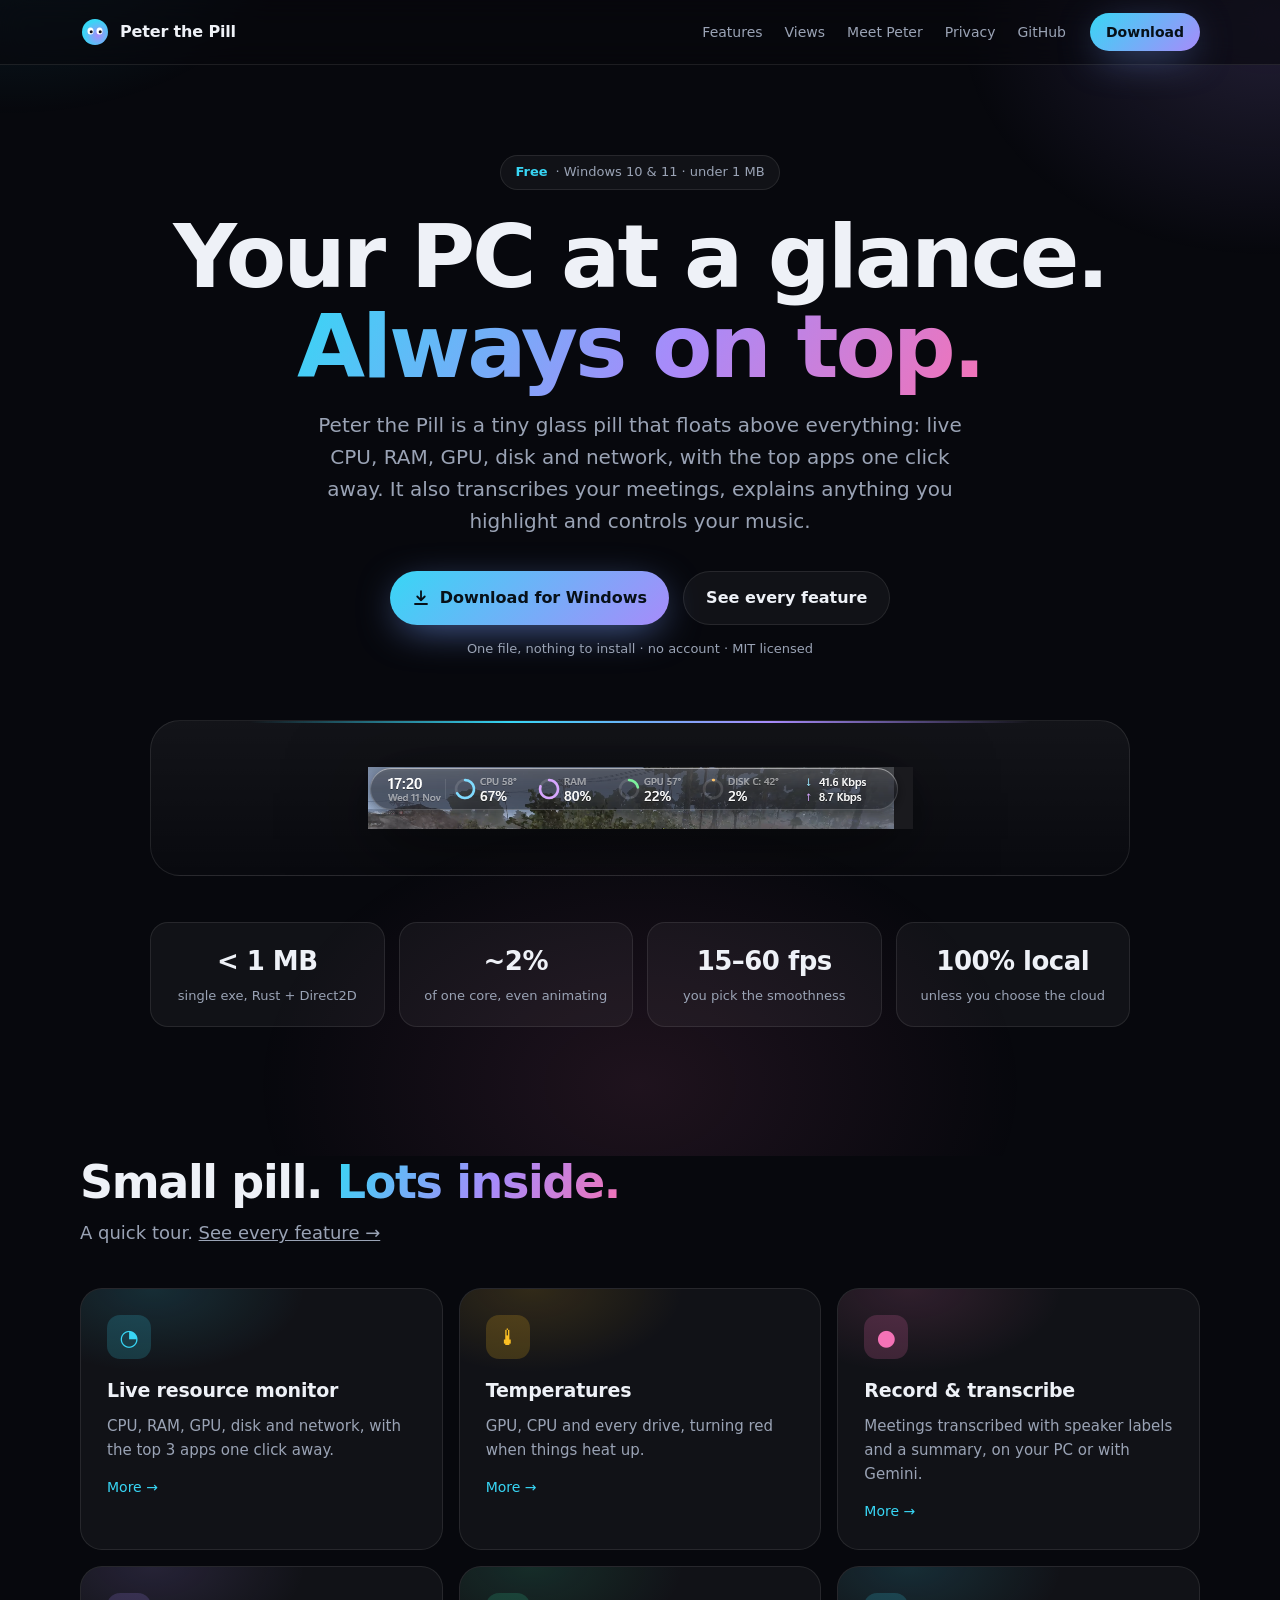
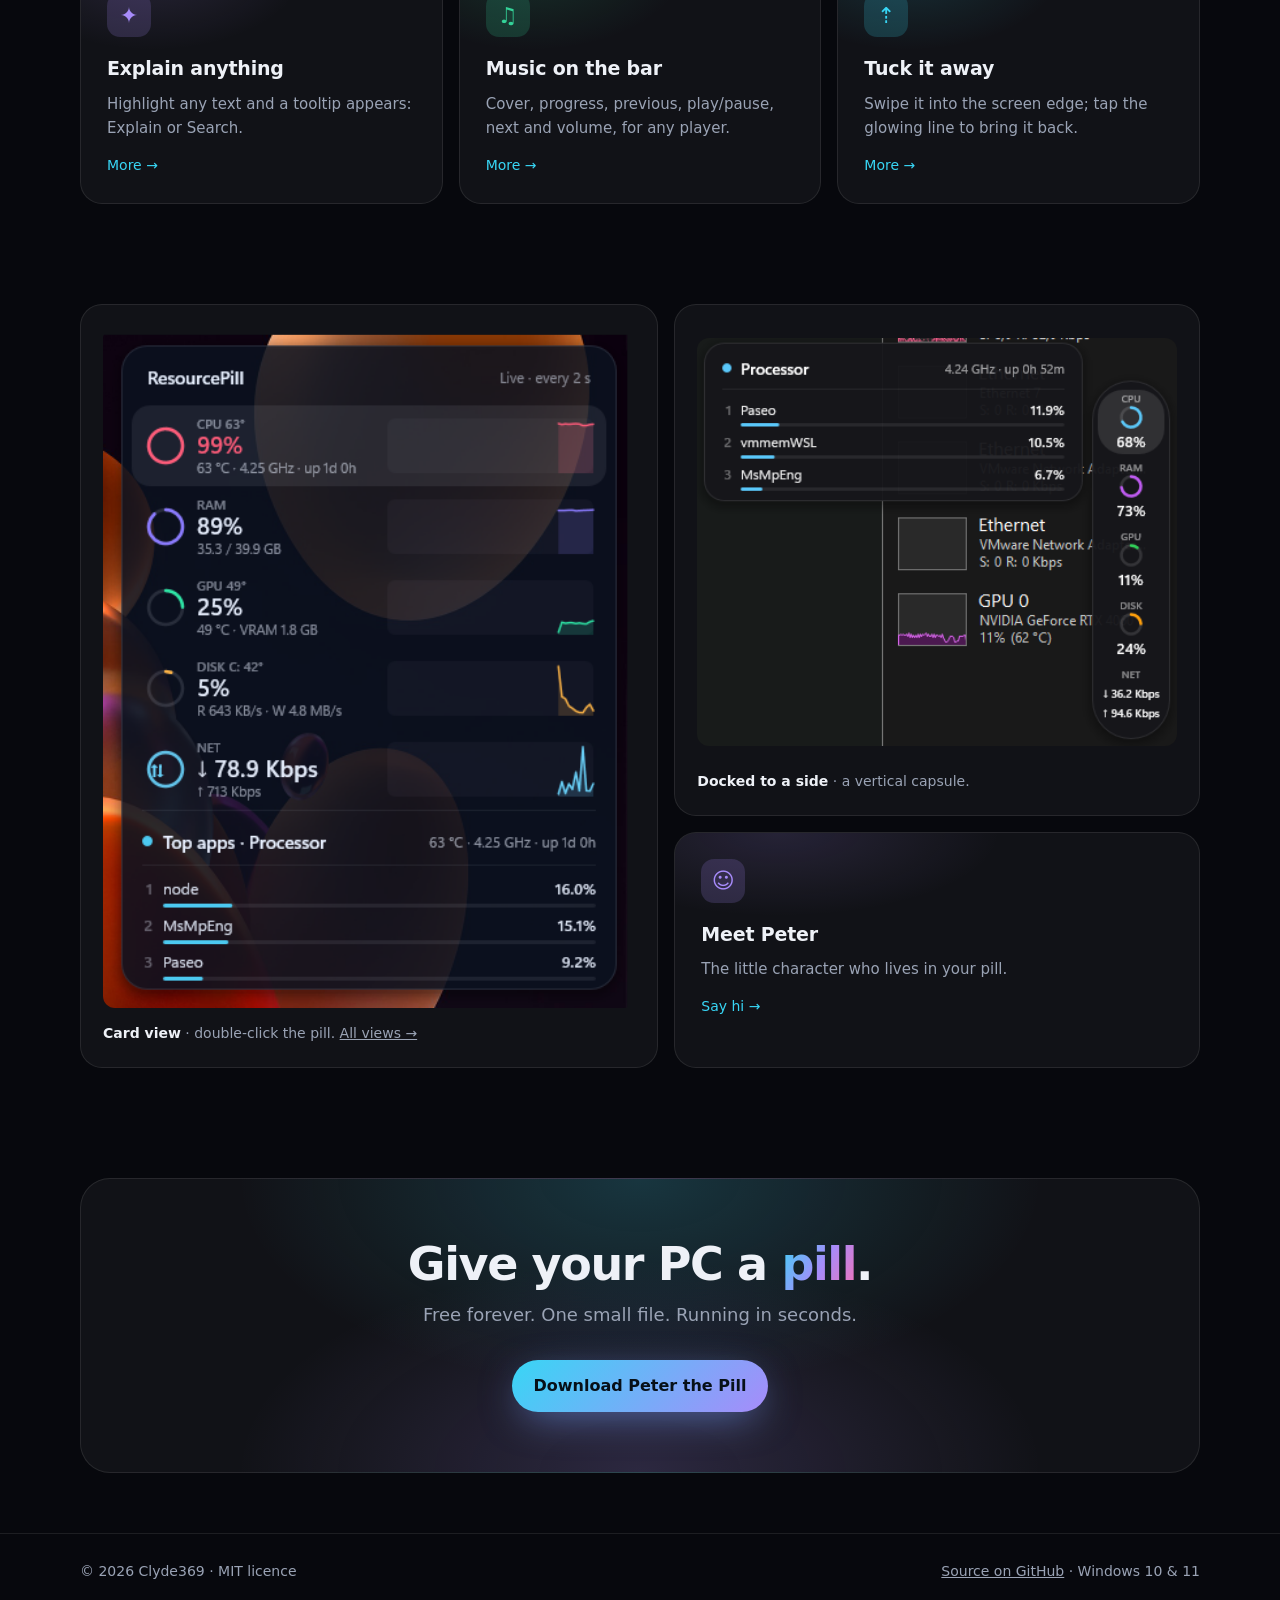
<file: docs/index.html>
<!doctype html>
<html lang="en">
<head>
<meta charset="utf-8">
<meta name="viewport" content="width=device-width, initial-scale=1">
<title>Peter the Pill · your PC at a glance, always on top</title>
<meta name="description" content="Peter the Pill is a tiny always-on-top pill for Windows: live CPU, RAM, GPU, disk and network with the top apps, temperatures, meeting transcription, explain-anything highlights, music controls and more. Free, private, under 1 MB.">
<link rel="stylesheet" href="style.css">
</head>
<body>

<nav>
  <div class="wrap">
    <a class="brand" href="index.html" aria-label="Peter the Pill home">
      <svg width="30" height="30" viewBox="0 0 30 30" aria-hidden="true"><defs><radialGradient id="g" cx="62%" cy="62%" r="70%"><stop offset="0" stop-color="#a78bfa"/><stop offset=".8" stop-color="#38d6f5"/></radialGradient></defs><circle cx="15" cy="15" r="13" fill="url(#g)"/><ellipse cx="10.5" cy="14" rx="3" ry="3.6" fill="#fff"/><ellipse cx="19.5" cy="14" rx="3" ry="3.6" fill="#fff"/><circle cx="11.2" cy="14.8" r="1.5" fill="#101018"/><circle cx="20.2" cy="14.8" r="1.5" fill="#101018"/></svg>
      Peter the Pill
    </a>
    <div class="links">
      <a href="features.html">Features</a>
      <a href="views.html">Views</a>
      <a href="peter.html">Meet Peter</a>
      <a href="privacy.html">Privacy</a>
      <a href="https://github.com/Clyde369/ResourcePill">GitHub</a>
    </div>
    <a class="btn primary small" href="https://github.com/Clyde369/ResourcePill/releases/latest">Download</a>
  </div>
</nav>

<header id="top">
  <div class="wrap">
    <span class="eyebrow"><b>Free</b> · Windows 10 &amp; 11 · under 1 MB</span>
    <h1>Your PC at a glance.<br><span class="grad">Always on top.</span></h1>
    <p class="lead">Peter the Pill is a tiny glass pill that floats above everything: live CPU, RAM, GPU, disk and network, with the top apps one click away. It also transcribes your meetings, explains anything you highlight and controls your music.</p>
    <div class="cta">
      <a class="btn primary" href="https://github.com/Clyde369/ResourcePill/releases/latest">
        <svg width="18" height="18" viewBox="0 0 24 24" fill="none" stroke="currentColor" stroke-width="2.4" stroke-linecap="round" stroke-linejoin="round" aria-hidden="true"><path d="M12 3v12m0 0 5-5m-5 5-5-5M4 20h16"/></svg>
        Download for Windows
      </a>
      <a class="btn ghost" href="features.html">See every feature</a>
    </div>
    <p class="fine">One file, nothing to install · no account · MIT licensed</p>

    <div class="stage reveal">
      <img src="glass-pill.png" width="545" height="62" alt="The pill on the Glass theme: clock, CPU, RAM, GPU, disk and network with rings and temperatures">
    </div>

    <div class="stats">
      <div class="stat reveal"><b>&lt; 1 MB</b><span>single exe, Rust + Direct2D</span></div>
      <div class="stat reveal"><b>~2%</b><span>of one core, even animating</span></div>
      <div class="stat reveal"><b>15–60 fps</b><span>you pick the smoothness</span></div>
      <div class="stat reveal"><b>100% local</b><span>unless you choose the cloud</span></div>
    </div>
  </div>
</header>

<section>
  <div class="wrap">
    <h2 class="reveal">Small pill. <span class="grad">Lots inside.</span></h2>
    <p class="sub reveal">A quick tour. <a href="features.html">See every feature →</a></p>
    <div class="grid">
      <a class="card reveal" href="features.html#monitor" style="--c:var(--cyan)">
        <div class="icon">◔</div>
        <h3>Live resource monitor</h3>
        <p>CPU, RAM, GPU, disk and network, with the top 3 apps one click away.</p>
        <span class="more">More →</span>
      </a>
      <a class="card reveal" href="features.html#temps" style="--c:var(--amber)">
        <div class="icon">🌡</div>
        <h3>Temperatures</h3>
        <p>GPU, CPU and every drive, turning red when things heat up.</p>
        <span class="more">More →</span>
      </a>
      <a class="card reveal" href="features.html#record" style="--c:var(--pink)">
        <div class="icon">●</div>
        <h3>Record &amp; transcribe</h3>
        <p>Meetings transcribed with speaker labels and a summary, on your PC or with Gemini.</p>
        <span class="more">More →</span>
      </a>
      <a class="card reveal" href="features.html#explain" style="--c:var(--violet)">
        <div class="icon">✦</div>
        <h3>Explain anything</h3>
        <p>Highlight any text and a tooltip appears: Explain or Search.</p>
        <span class="more">More →</span>
      </a>
      <a class="card reveal" href="features.html#music" style="--c:#34d399">
        <div class="icon">♫</div>
        <h3>Music on the bar</h3>
        <p>Cover, progress, previous, play/pause, next and volume, for any player.</p>
        <span class="more">More →</span>
      </a>
      <a class="card reveal" href="features.html#place" style="--c:var(--cyan)">
        <div class="icon">⇡</div>
        <h3>Tuck it away</h3>
        <p>Swipe it into the screen edge; tap the glowing line to bring it back.</p>
        <span class="more">More →</span>
      </a>
    </div>
  </div>
</section>

<section>
  <div class="wrap">
    <div class="gallery">
      <figure class="reveal"><img src="card.png" width="408" height="522" alt="Card view with graphs, temperatures and the top apps" loading="lazy"><figcaption><b>Card view</b> · double-click the pill. <a href="views.html">All views →</a></figcaption></figure>
      <div class="stack">
        <figure class="reveal"><img src="side-dock.png" width="418" height="355" alt="Vertical capsule docked to the side" loading="lazy"><figcaption><b>Docked to a side</b> · a vertical capsule.</figcaption></figure>
        <a class="card reveal" href="peter.html" style="--c:var(--violet)"><div class="icon">☺</div><h3>Meet Peter</h3><p>The little character who lives in your pill.</p><span class="more">Say hi →</span></a>
      </div>
    </div>
  </div>
</section>

<div class="wrap">
  <div class="final reveal">
    <h2>Give your PC a <span class="grad">pill</span>.</h2>
    <p class="sub" style="margin:0 auto 30px">Free forever. One small file. Running in seconds.</p>
    <a class="btn primary" href="https://github.com/Clyde369/ResourcePill/releases/latest">Download Peter the Pill</a>
  </div>
</div>

<footer>
  <div class="wrap">
    <span>© 2026 Clyde369 · MIT licence</span>
    <span><a href="https://github.com/Clyde369/ResourcePill">Source on GitHub</a> · Windows 10 &amp; 11</span>
  </div>
</footer>

</body>
</html>
</file>
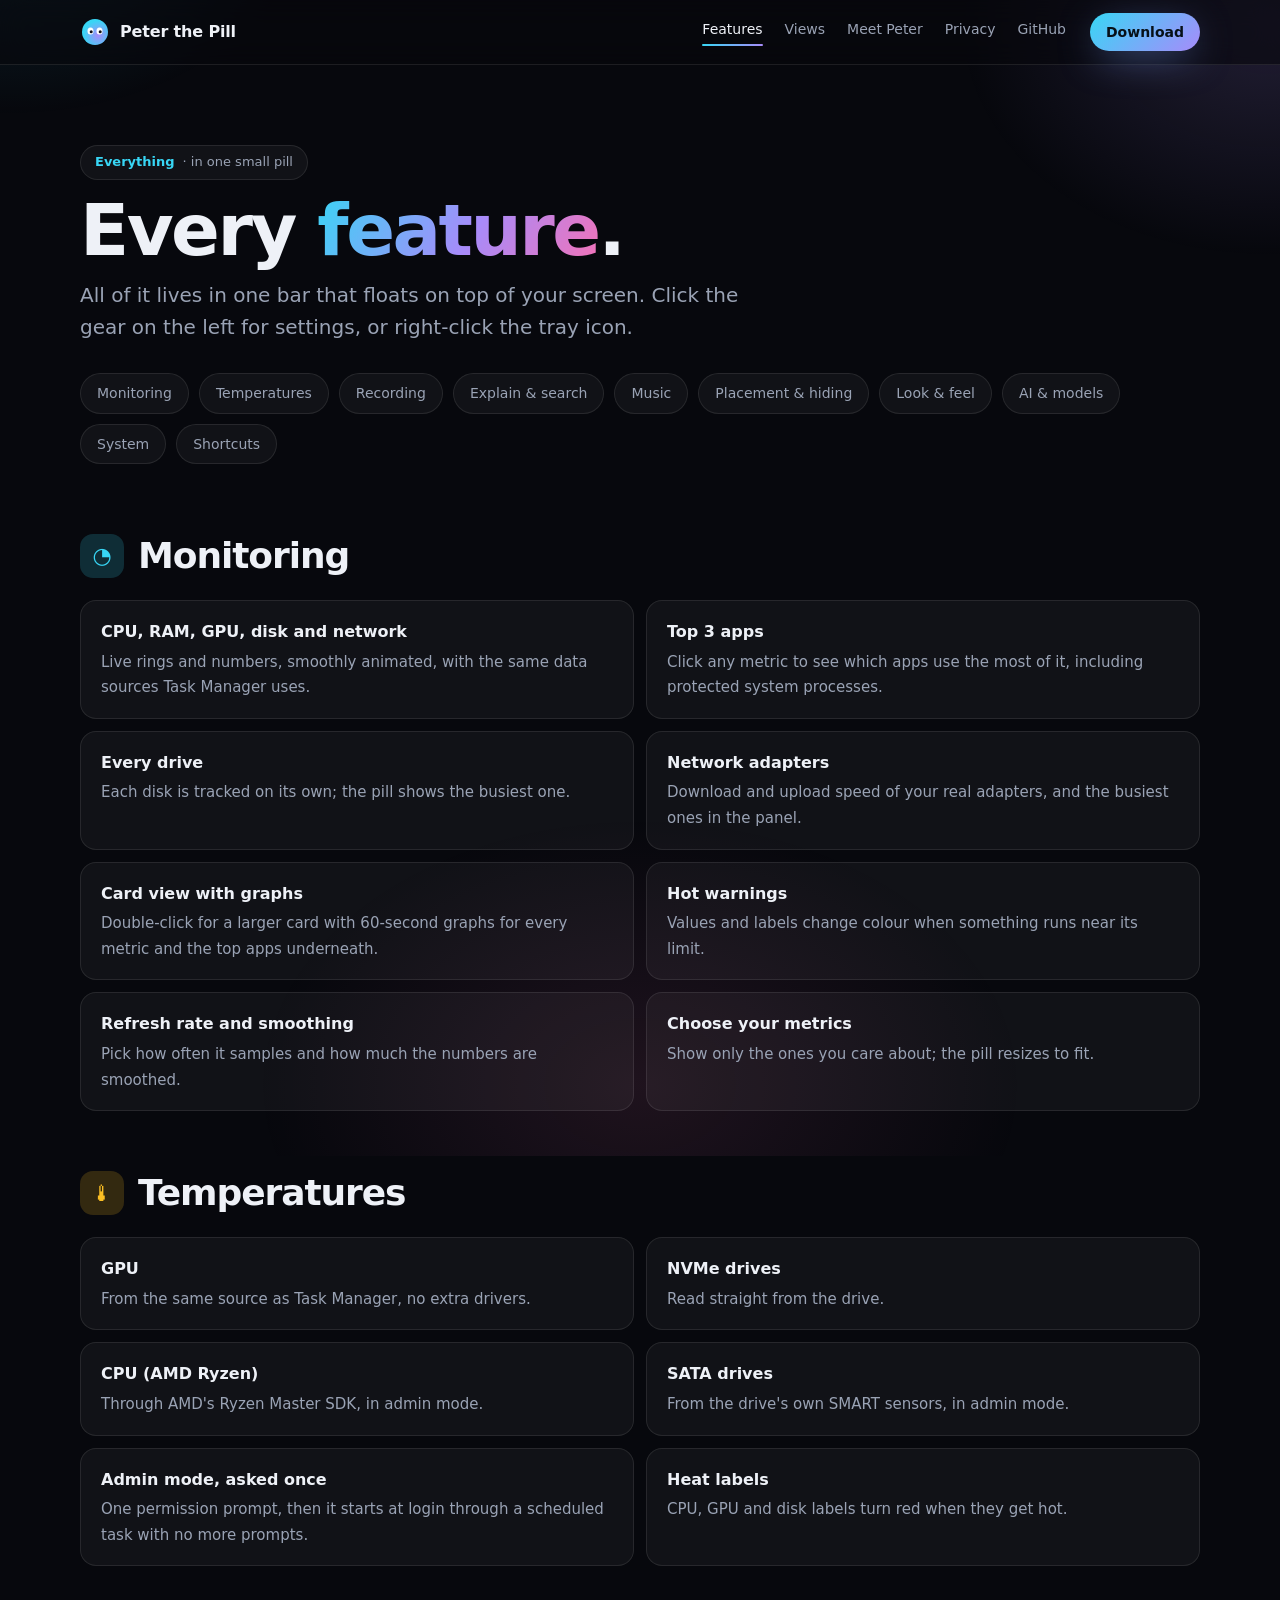
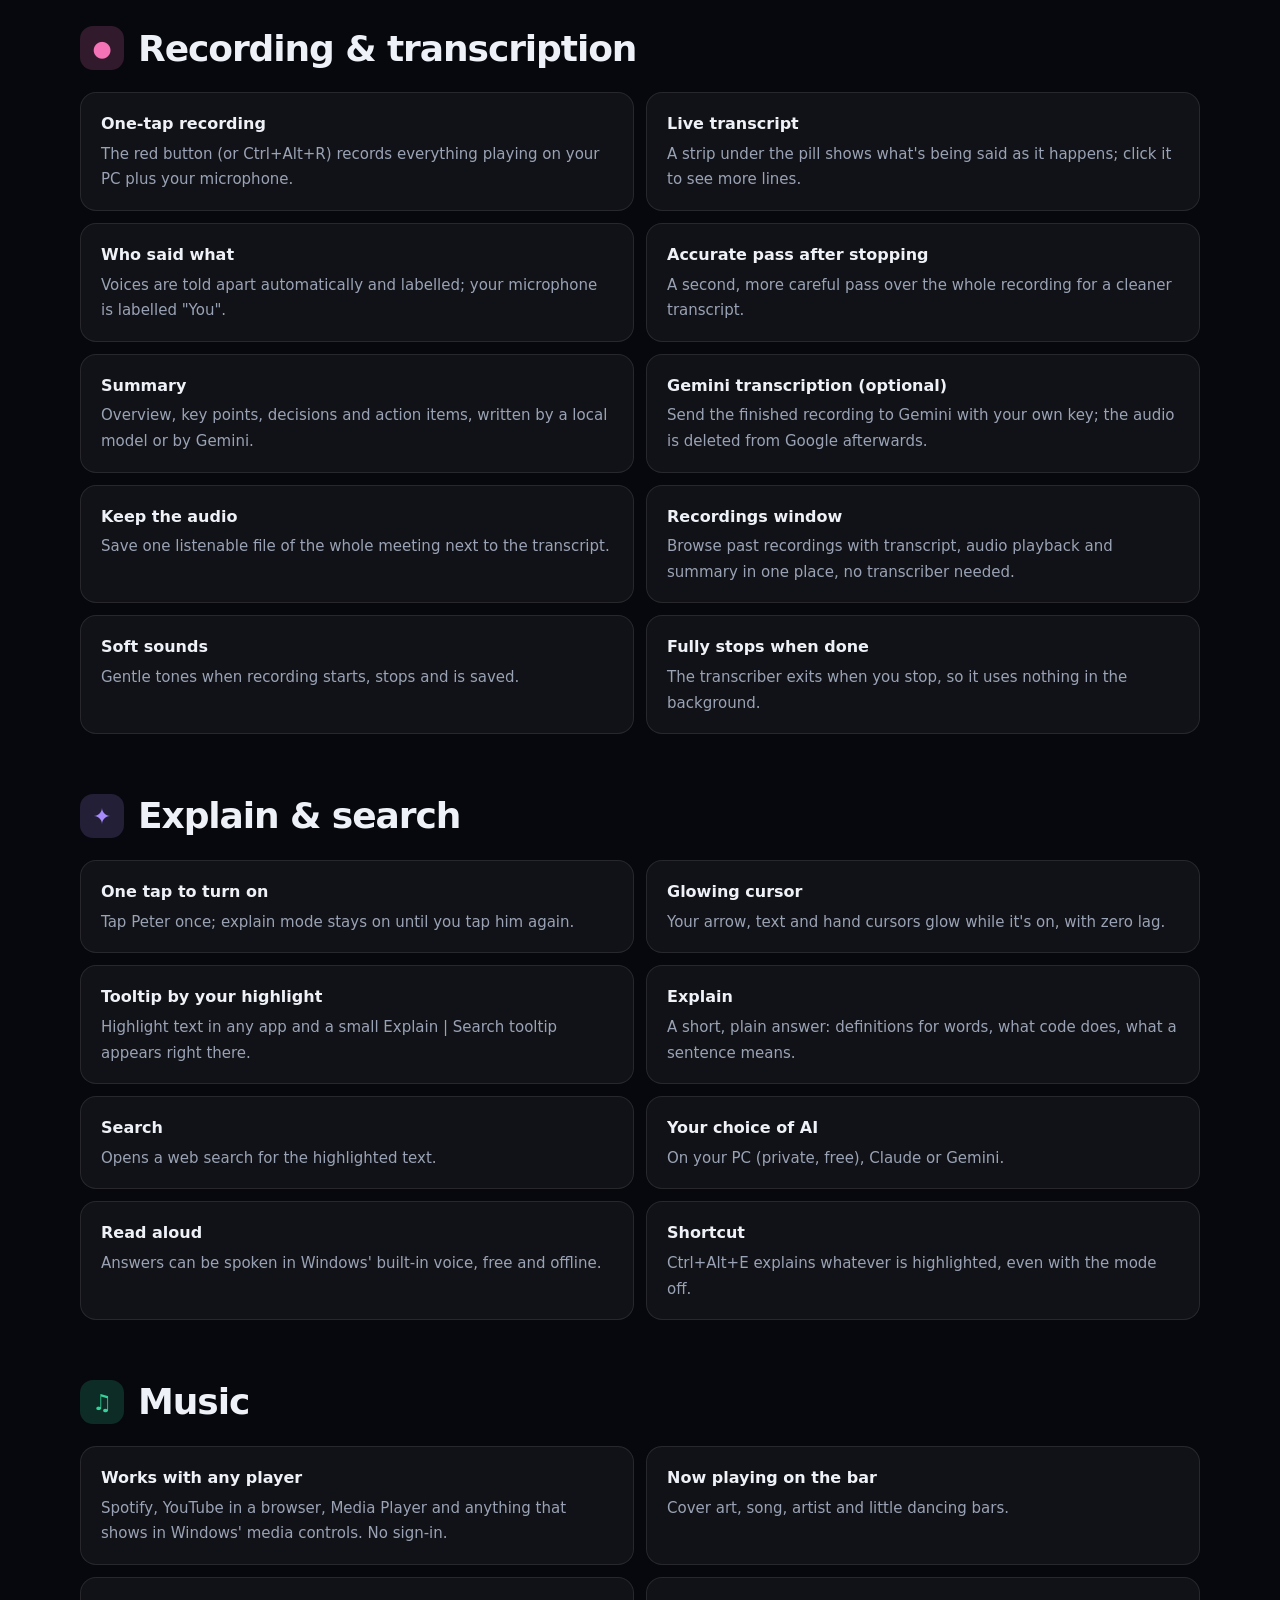
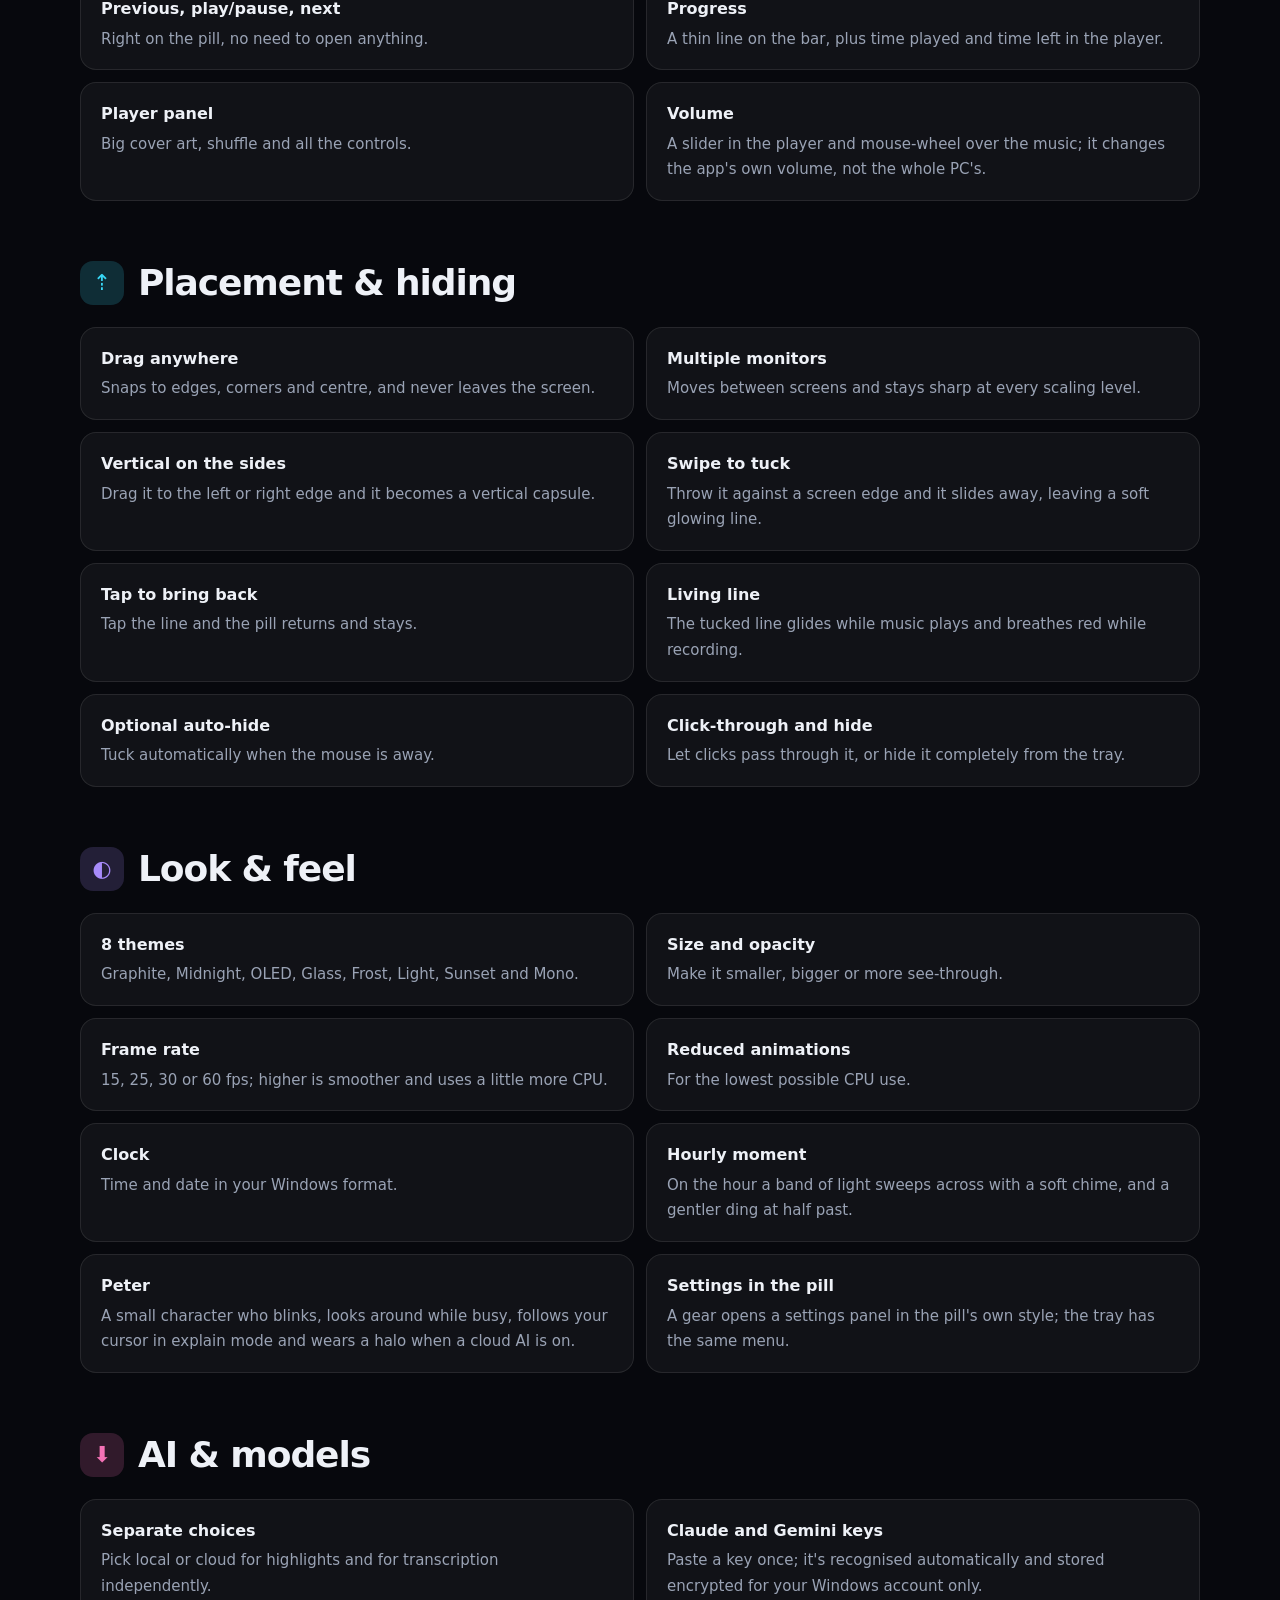
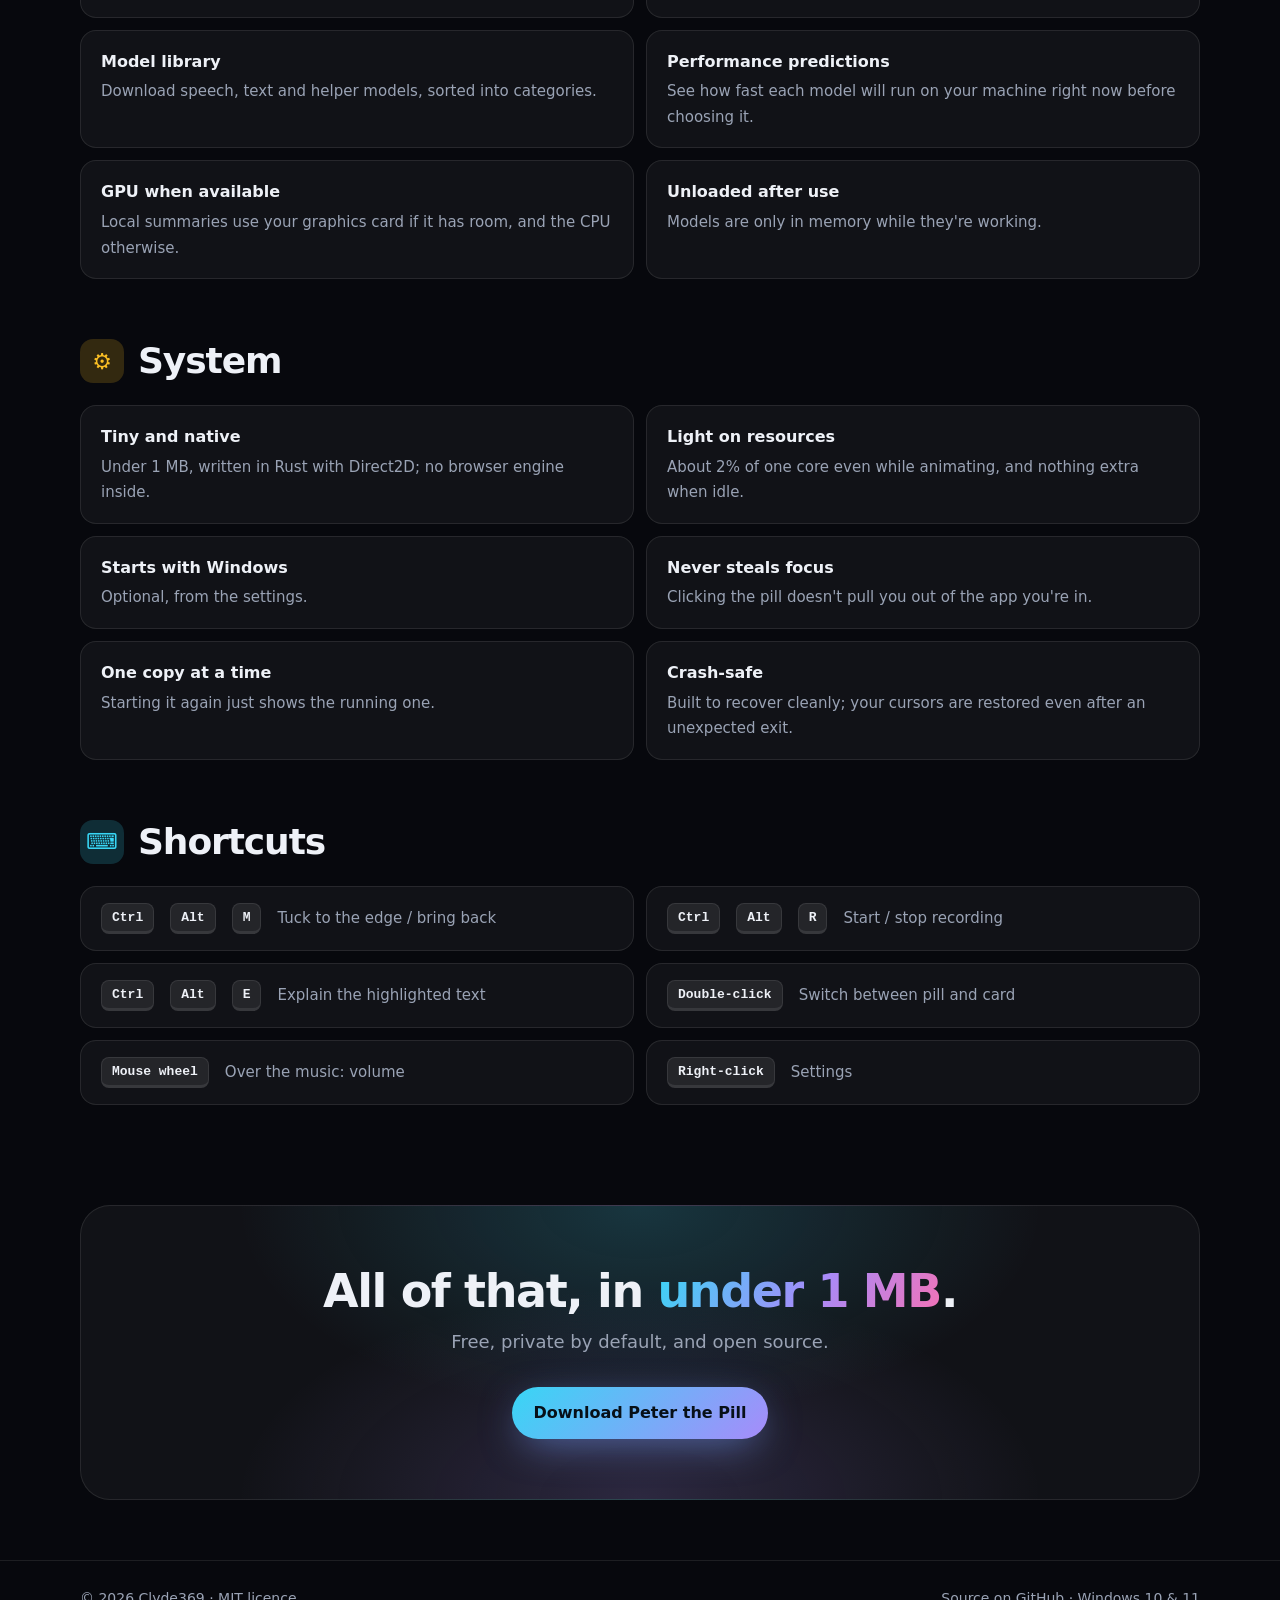
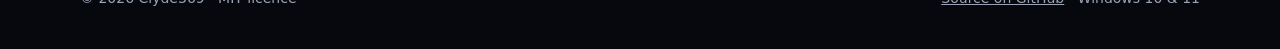
<file: docs/features.html>
<!doctype html>
<html lang="en">
<head>
<meta charset="utf-8">
<meta name="viewport" content="width=device-width, initial-scale=1">
<title>Every feature · Peter the Pill</title>
<meta name="description" content="Everything Peter the Pill does: resource monitoring, temperatures, meeting recording and transcription, explain-anything highlights, music controls, edge tucking, themes and more.">
<link rel="stylesheet" href="style.css">
</head>
<body>

<nav>
  <div class="wrap">
    <a class="brand" href="index.html" aria-label="Peter the Pill home">
      <svg width="30" height="30" viewBox="0 0 30 30" aria-hidden="true"><defs><radialGradient id="g" cx="62%" cy="62%" r="70%"><stop offset="0" stop-color="#a78bfa"/><stop offset=".8" stop-color="#38d6f5"/></radialGradient></defs><circle cx="15" cy="15" r="13" fill="url(#g)"/><ellipse cx="10.5" cy="14" rx="3" ry="3.6" fill="#fff"/><ellipse cx="19.5" cy="14" rx="3" ry="3.6" fill="#fff"/><circle cx="11.2" cy="14.8" r="1.5" fill="#101018"/><circle cx="20.2" cy="14.8" r="1.5" fill="#101018"/></svg>
      Peter the Pill
    </a>
    <div class="links">
      <a href="features.html" class="active">Features</a>
      <a href="views.html">Views</a>
      <a href="peter.html">Meet Peter</a>
      <a href="privacy.html">Privacy</a>
      <a href="https://github.com/Clyde369/ResourcePill">GitHub</a>
    </div>
    <a class="btn primary small" href="https://github.com/Clyde369/ResourcePill/releases/latest">Download</a>
  </div>
</nav>

<header class="page-head">
  <div class="wrap">
    <span class="eyebrow"><b>Everything</b> · in one small pill</span>
    <h1>Every <span class="grad">feature</span>.</h1>
    <p class="lead" style="margin:0">All of it lives in one bar that floats on top of your screen. Click the gear on the left for settings, or right-click the tray icon.</p>
    <div class="toc">
      <a href="#monitor">Monitoring</a><a href="#temps">Temperatures</a><a href="#record">Recording</a><a href="#explain">Explain &amp; search</a><a href="#music">Music</a><a href="#place">Placement &amp; hiding</a><a href="#look">Look &amp; feel</a><a href="#ai">AI &amp; models</a><a href="#system">System</a><a href="#keys">Shortcuts</a>
    </div>
  </div>
</header>

<main class="wrap">

  <section class="group reveal" id="monitor">
    <div class="group-title"><div class="icon" style="--c:var(--cyan)">◔</div><h2>Monitoring</h2></div>
    <div class="list">
      <div class="item"><b>CPU, RAM, GPU, disk and network</b><span>Live rings and numbers, smoothly animated, with the same data sources Task Manager uses.</span></div>
      <div class="item"><b>Top 3 apps</b><span>Click any metric to see which apps use the most of it, including protected system processes.</span></div>
      <div class="item"><b>Every drive</b><span>Each disk is tracked on its own; the pill shows the busiest one.</span></div>
      <div class="item"><b>Network adapters</b><span>Download and upload speed of your real adapters, and the busiest ones in the panel.</span></div>
      <div class="item"><b>Card view with graphs</b><span>Double-click for a larger card with 60-second graphs for every metric and the top apps underneath.</span></div>
      <div class="item"><b>Hot warnings</b><span>Values and labels change colour when something runs near its limit.</span></div>
      <div class="item"><b>Refresh rate and smoothing</b><span>Pick how often it samples and how much the numbers are smoothed.</span></div>
      <div class="item"><b>Choose your metrics</b><span>Show only the ones you care about; the pill resizes to fit.</span></div>
    </div>
  </section>

  <section class="group reveal" id="temps">
    <div class="group-title"><div class="icon" style="--c:var(--amber)">🌡</div><h2>Temperatures</h2></div>
    <div class="list">
      <div class="item"><b>GPU</b><span>From the same source as Task Manager, no extra drivers.</span></div>
      <div class="item"><b>NVMe drives</b><span>Read straight from the drive.</span></div>
      <div class="item"><b>CPU (AMD Ryzen)</b><span>Through AMD's Ryzen Master SDK, in admin mode.</span></div>
      <div class="item"><b>SATA drives</b><span>From the drive's own SMART sensors, in admin mode.</span></div>
      <div class="item"><b>Admin mode, asked once</b><span>One permission prompt, then it starts at login through a scheduled task with no more prompts.</span></div>
      <div class="item"><b>Heat labels</b><span>CPU, GPU and disk labels turn red when they get hot.</span></div>
    </div>
  </section>

  <section class="group reveal" id="record">
    <div class="group-title"><div class="icon" style="--c:var(--pink)">●</div><h2>Recording &amp; transcription</h2></div>
    <div class="list">
      <div class="item"><b>One-tap recording</b><span>The red button (or Ctrl+Alt+R) records everything playing on your PC plus your microphone.</span></div>
      <div class="item"><b>Live transcript</b><span>A strip under the pill shows what's being said as it happens; click it to see more lines.</span></div>
      <div class="item"><b>Who said what</b><span>Voices are told apart automatically and labelled; your microphone is labelled "You".</span></div>
      <div class="item"><b>Accurate pass after stopping</b><span>A second, more careful pass over the whole recording for a cleaner transcript.</span></div>
      <div class="item"><b>Summary</b><span>Overview, key points, decisions and action items, written by a local model or by Gemini.</span></div>
      <div class="item"><b>Gemini transcription (optional)</b><span>Send the finished recording to Gemini with your own key; the audio is deleted from Google afterwards.</span></div>
      <div class="item"><b>Keep the audio</b><span>Save one listenable file of the whole meeting next to the transcript.</span></div>
      <div class="item"><b>Recordings window</b><span>Browse past recordings with transcript, audio playback and summary in one place, no transcriber needed.</span></div>
      <div class="item"><b>Soft sounds</b><span>Gentle tones when recording starts, stops and is saved.</span></div>
      <div class="item"><b>Fully stops when done</b><span>The transcriber exits when you stop, so it uses nothing in the background.</span></div>
    </div>
  </section>

  <section class="group reveal" id="explain">
    <div class="group-title"><div class="icon" style="--c:var(--violet)">✦</div><h2>Explain &amp; search</h2></div>
    <div class="list">
      <div class="item"><b>One tap to turn on</b><span>Tap Peter once; explain mode stays on until you tap him again.</span></div>
      <div class="item"><b>Glowing cursor</b><span>Your arrow, text and hand cursors glow while it's on, with zero lag.</span></div>
      <div class="item"><b>Tooltip by your highlight</b><span>Highlight text in any app and a small Explain | Search tooltip appears right there.</span></div>
      <div class="item"><b>Explain</b><span>A short, plain answer: definitions for words, what code does, what a sentence means.</span></div>
      <div class="item"><b>Search</b><span>Opens a web search for the highlighted text.</span></div>
      <div class="item"><b>Your choice of AI</b><span>On your PC (private, free), Claude or Gemini.</span></div>
      <div class="item"><b>Read aloud</b><span>Answers can be spoken in Windows' built-in voice, free and offline.</span></div>
      <div class="item"><b>Shortcut</b><span>Ctrl+Alt+E explains whatever is highlighted, even with the mode off.</span></div>
    </div>
  </section>

  <section class="group reveal" id="music">
    <div class="group-title"><div class="icon" style="--c:#34d399">♫</div><h2>Music</h2></div>
    <div class="list">
      <div class="item"><b>Works with any player</b><span>Spotify, YouTube in a browser, Media Player and anything that shows in Windows' media controls. No sign-in.</span></div>
      <div class="item"><b>Now playing on the bar</b><span>Cover art, song, artist and little dancing bars.</span></div>
      <div class="item"><b>Previous, play/pause, next</b><span>Right on the pill, no need to open anything.</span></div>
      <div class="item"><b>Progress</b><span>A thin line on the bar, plus time played and time left in the player.</span></div>
      <div class="item"><b>Player panel</b><span>Big cover art, shuffle and all the controls.</span></div>
      <div class="item"><b>Volume</b><span>A slider in the player and mouse-wheel over the music; it changes the app's own volume, not the whole PC's.</span></div>
    </div>
  </section>

  <section class="group reveal" id="place">
    <div class="group-title"><div class="icon" style="--c:var(--cyan)">⇡</div><h2>Placement &amp; hiding</h2></div>
    <div class="list">
      <div class="item"><b>Drag anywhere</b><span>Snaps to edges, corners and centre, and never leaves the screen.</span></div>
      <div class="item"><b>Multiple monitors</b><span>Moves between screens and stays sharp at every scaling level.</span></div>
      <div class="item"><b>Vertical on the sides</b><span>Drag it to the left or right edge and it becomes a vertical capsule.</span></div>
      <div class="item"><b>Swipe to tuck</b><span>Throw it against a screen edge and it slides away, leaving a soft glowing line.</span></div>
      <div class="item"><b>Tap to bring back</b><span>Tap the line and the pill returns and stays.</span></div>
      <div class="item"><b>Living line</b><span>The tucked line glides while music plays and breathes red while recording.</span></div>
      <div class="item"><b>Optional auto-hide</b><span>Tuck automatically when the mouse is away.</span></div>
      <div class="item"><b>Click-through and hide</b><span>Let clicks pass through it, or hide it completely from the tray.</span></div>
    </div>
  </section>

  <section class="group reveal" id="look">
    <div class="group-title"><div class="icon" style="--c:var(--violet)">◐</div><h2>Look &amp; feel</h2></div>
    <div class="list">
      <div class="item"><b>8 themes</b><span>Graphite, Midnight, OLED, Glass, Frost, Light, Sunset and Mono.</span></div>
      <div class="item"><b>Size and opacity</b><span>Make it smaller, bigger or more see-through.</span></div>
      <div class="item"><b>Frame rate</b><span>15, 25, 30 or 60 fps; higher is smoother and uses a little more CPU.</span></div>
      <div class="item"><b>Reduced animations</b><span>For the lowest possible CPU use.</span></div>
      <div class="item"><b>Clock</b><span>Time and date in your Windows format.</span></div>
      <div class="item"><b>Hourly moment</b><span>On the hour a band of light sweeps across with a soft chime, and a gentler ding at half past.</span></div>
      <div class="item"><b>Peter</b><span>A small character who blinks, looks around while busy, follows your cursor in explain mode and wears a halo when a cloud AI is on.</span></div>
      <div class="item"><b>Settings in the pill</b><span>A gear opens a settings panel in the pill's own style; the tray has the same menu.</span></div>
    </div>
  </section>

  <section class="group reveal" id="ai">
    <div class="group-title"><div class="icon" style="--c:var(--pink)">⬇</div><h2>AI &amp; models</h2></div>
    <div class="list">
      <div class="item"><b>Separate choices</b><span>Pick local or cloud for highlights and for transcription independently.</span></div>
      <div class="item"><b>Claude and Gemini keys</b><span>Paste a key once; it's recognised automatically and stored encrypted for your Windows account only.</span></div>
      <div class="item"><b>Model library</b><span>Download speech, text and helper models, sorted into categories.</span></div>
      <div class="item"><b>Performance predictions</b><span>See how fast each model will run on your machine right now before choosing it.</span></div>
      <div class="item"><b>GPU when available</b><span>Local summaries use your graphics card if it has room, and the CPU otherwise.</span></div>
      <div class="item"><b>Unloaded after use</b><span>Models are only in memory while they're working.</span></div>
    </div>
  </section>

  <section class="group reveal" id="system">
    <div class="group-title"><div class="icon" style="--c:var(--amber)">⚙</div><h2>System</h2></div>
    <div class="list">
      <div class="item"><b>Tiny and native</b><span>Under 1 MB, written in Rust with Direct2D; no browser engine inside.</span></div>
      <div class="item"><b>Light on resources</b><span>About 2% of one core even while animating, and nothing extra when idle.</span></div>
      <div class="item"><b>Starts with Windows</b><span>Optional, from the settings.</span></div>
      <div class="item"><b>Never steals focus</b><span>Clicking the pill doesn't pull you out of the app you're in.</span></div>
      <div class="item"><b>One copy at a time</b><span>Starting it again just shows the running one.</span></div>
      <div class="item"><b>Crash-safe</b><span>Built to recover cleanly; your cursors are restored even after an unexpected exit.</span></div>
    </div>
  </section>

  <section class="group reveal" id="keys">
    <div class="group-title"><div class="icon" style="--c:var(--cyan)">⌨</div><h2>Shortcuts</h2></div>
    <div class="keys">
      <div class="key"><kbd>Ctrl</kbd><kbd>Alt</kbd><kbd>M</kbd><span>Tuck to the edge / bring back</span></div>
      <div class="key"><kbd>Ctrl</kbd><kbd>Alt</kbd><kbd>R</kbd><span>Start / stop recording</span></div>
      <div class="key"><kbd>Ctrl</kbd><kbd>Alt</kbd><kbd>E</kbd><span>Explain the highlighted text</span></div>
      <div class="key"><kbd>Double-click</kbd><span>Switch between pill and card</span></div>
      <div class="key"><kbd>Mouse wheel</kbd><span>Over the music: volume</span></div>
      <div class="key"><kbd>Right-click</kbd><span>Settings</span></div>
    </div>
  </section>

  <div class="final reveal">
    <h2>All of that, in <span class="grad">under 1 MB</span>.</h2>
    <p class="sub" style="margin:0 auto 30px">Free, private by default, and open source.</p>
    <a class="btn primary" href="https://github.com/Clyde369/ResourcePill/releases/latest">Download Peter the Pill</a>
  </div>
</main>

<footer>
  <div class="wrap">
    <span>© 2026 Clyde369 · MIT licence</span>
    <span><a href="https://github.com/Clyde369/ResourcePill">Source on GitHub</a> · Windows 10 &amp; 11</span>
  </div>
</footer>

</body>
</html>
</file>
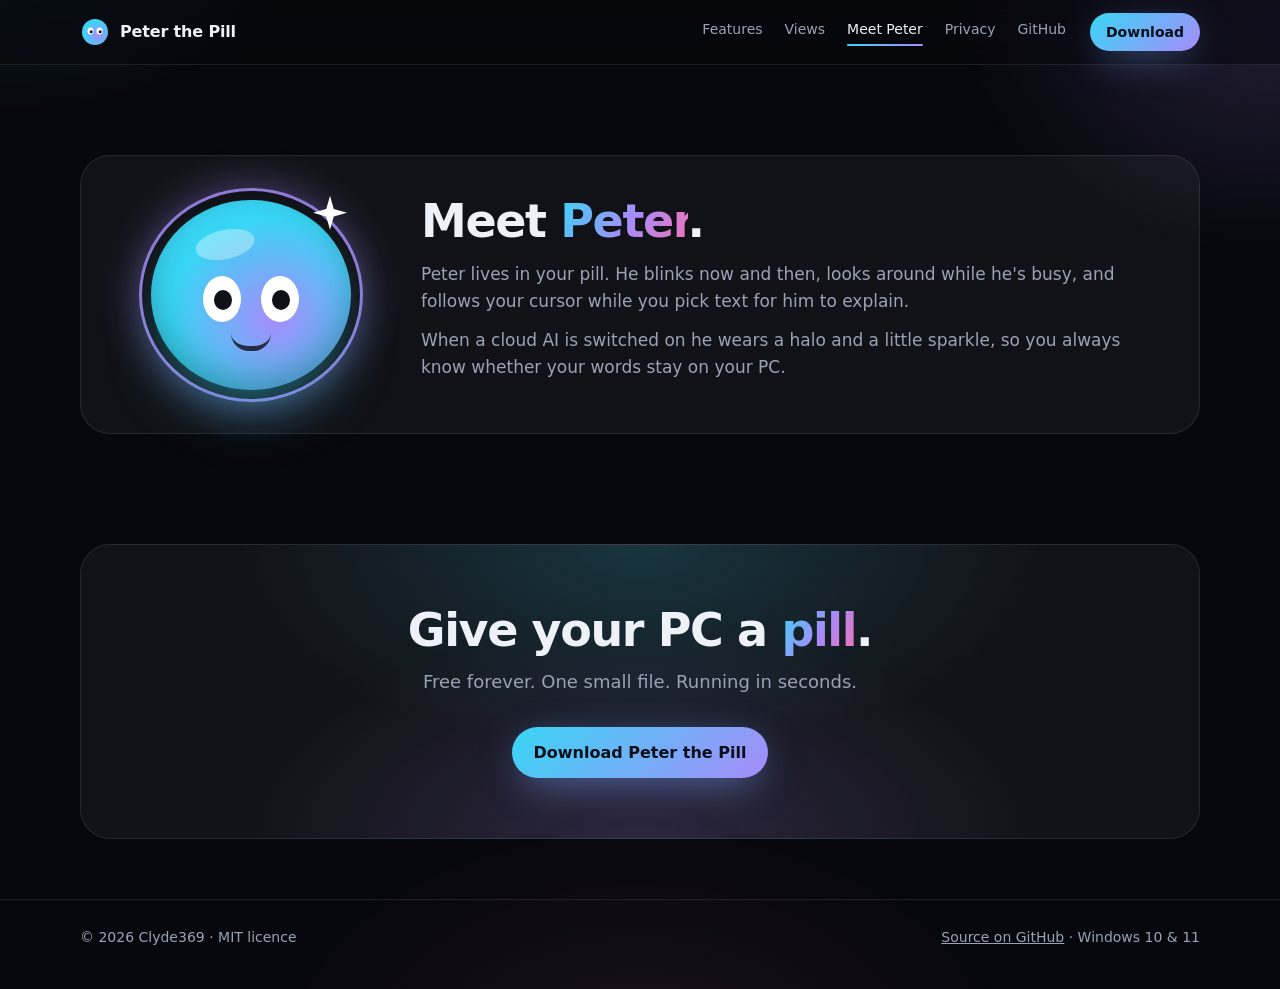
<file: docs/peter.html>
<!doctype html>
<html lang="en">
<head>
<meta charset="utf-8">
<meta name="viewport" content="width=device-width, initial-scale=1">
<title>Meet Peter · Peter the Pill</title>
<meta name="description" content="Peter, the little character who lives in your pill.">
<link rel="stylesheet" href="style.css">
</head>
<body>

<nav>
  <div class="wrap">
    <a class="brand" href="index.html" aria-label="Peter the Pill home">
      <svg width="30" height="30" viewBox="0 0 30 30" aria-hidden="true"><defs><radialGradient id="g" cx="62%" cy="62%" r="70%"><stop offset="0" stop-color="#a78bfa"/><stop offset=".8" stop-color="#38d6f5"/></radialGradient></defs><circle cx="15" cy="15" r="13" fill="url(#g)"/><ellipse cx="10.5" cy="14" rx="3" ry="3.6" fill="#fff"/><ellipse cx="19.5" cy="14" rx="3" ry="3.6" fill="#fff"/><circle cx="11.2" cy="14.8" r="1.5" fill="#101018"/><circle cx="20.2" cy="14.8" r="1.5" fill="#101018"/></svg>
      Peter the Pill
    </a>
    <div class="links">
      <a href="features.html">Features</a>
      <a href="views.html">Views</a>
      <a href="peter.html" class="active">Meet Peter</a>
      <a href="privacy.html">Privacy</a>
      <a href="https://github.com/Clyde369/ResourcePill">GitHub</a>
    </div>
    <a class="btn primary small" href="https://github.com/Clyde369/ResourcePill/releases/latest">Download</a>
  </div>
</nav>

<section id="peter">
  <div class="wrap">
    <div class="peter reveal">
      <div class="mascot" aria-hidden="true">
        <div class="halo"></div><div class="body"></div><div class="shine"></div>
        <div class="eye l"></div><div class="eye r"></div><div class="mouth"></div><div class="spark"></div>
      </div>
      <div>
        <h2>Meet <span class="grad">Peter</span>.</h2>
        <p>Peter lives in your pill. He blinks now and then, looks around while he's busy, and follows your cursor while you pick text for him to explain.</p>
        <p>When a cloud AI is switched on he wears a halo and a little sparkle, so you always know whether your words stay on your PC.</p>
      </div>
    </div>
  </div>
</section>

<div class="wrap">
  <div class="final reveal">
    <h2>Give your PC a <span class="grad">pill</span>.</h2>
    <p class="sub" style="margin:0 auto 30px">Free forever. One small file. Running in seconds.</p>
    <a class="btn primary" href="https://github.com/Clyde369/ResourcePill/releases/latest">Download Peter the Pill</a>
  </div>
</div>

<footer>
  <div class="wrap">
    <span>© 2026 Clyde369 · MIT licence</span>
    <span><a href="https://github.com/Clyde369/ResourcePill">Source on GitHub</a> · Windows 10 &amp; 11</span>
  </div>
</footer>

</body>
</html>
</file>
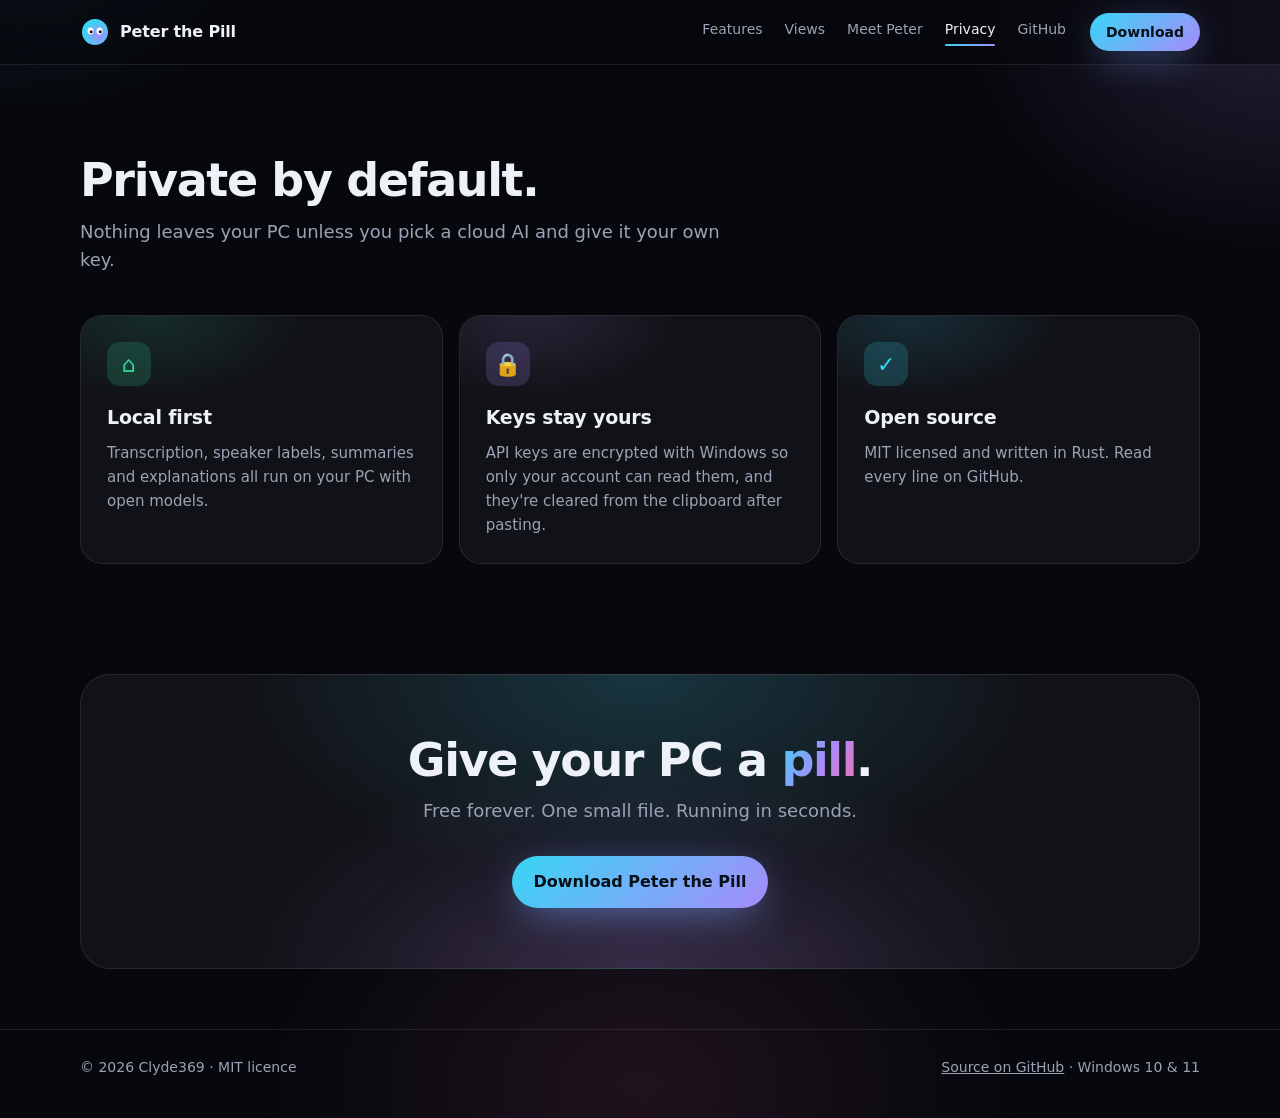
<file: docs/privacy.html>
<!doctype html>
<html lang="en">
<head>
<meta charset="utf-8">
<meta name="viewport" content="width=device-width, initial-scale=1">
<title>Privacy · Peter the Pill</title>
<meta name="description" content="Local first: nothing leaves your PC unless you choose a cloud AI with your own key.">
<link rel="stylesheet" href="style.css">
</head>
<body>

<nav>
  <div class="wrap">
    <a class="brand" href="index.html" aria-label="Peter the Pill home">
      <svg width="30" height="30" viewBox="0 0 30 30" aria-hidden="true"><defs><radialGradient id="g" cx="62%" cy="62%" r="70%"><stop offset="0" stop-color="#a78bfa"/><stop offset=".8" stop-color="#38d6f5"/></radialGradient></defs><circle cx="15" cy="15" r="13" fill="url(#g)"/><ellipse cx="10.5" cy="14" rx="3" ry="3.6" fill="#fff"/><ellipse cx="19.5" cy="14" rx="3" ry="3.6" fill="#fff"/><circle cx="11.2" cy="14.8" r="1.5" fill="#101018"/><circle cx="20.2" cy="14.8" r="1.5" fill="#101018"/></svg>
      Peter the Pill
    </a>
    <div class="links">
      <a href="features.html">Features</a>
      <a href="views.html">Views</a>
      <a href="peter.html">Meet Peter</a>
      <a href="privacy.html" class="active">Privacy</a>
      <a href="https://github.com/Clyde369/ResourcePill">GitHub</a>
    </div>
    <a class="btn primary small" href="https://github.com/Clyde369/ResourcePill/releases/latest">Download</a>
  </div>
</nav>

<section id="privacy">
  <div class="wrap">
    <h2 class="reveal">Private by default.</h2>
    <p class="sub reveal">Nothing leaves your PC unless you pick a cloud AI and give it your own key.</p>
    <div class="privacy">
      <article class="card reveal" style="--c:#34d399"><div class="icon">⌂</div><h3>Local first</h3><p>Transcription, speaker labels, summaries and explanations all run on your PC with open models.</p></article>
      <article class="card reveal" style="--c:var(--violet)"><div class="icon">🔒</div><h3>Keys stay yours</h3><p>API keys are encrypted with Windows so only your account can read them, and they're cleared from the clipboard after pasting.</p></article>
      <article class="card reveal" style="--c:var(--cyan)"><div class="icon">✓</div><h3>Open source</h3><p>MIT licensed and written in Rust. Read every line on GitHub.</p></article>
    </div>
  </div>
</section>

<div class="wrap">
  <div class="final reveal">
    <h2>Give your PC a <span class="grad">pill</span>.</h2>
    <p class="sub" style="margin:0 auto 30px">Free forever. One small file. Running in seconds.</p>
    <a class="btn primary" href="https://github.com/Clyde369/ResourcePill/releases/latest">Download Peter the Pill</a>
  </div>
</div>

<footer>
  <div class="wrap">
    <span>© 2026 Clyde369 · MIT licence</span>
    <span><a href="https://github.com/Clyde369/ResourcePill">Source on GitHub</a> · Windows 10 &amp; 11</span>
  </div>
</footer>

</body>
</html>
</file>
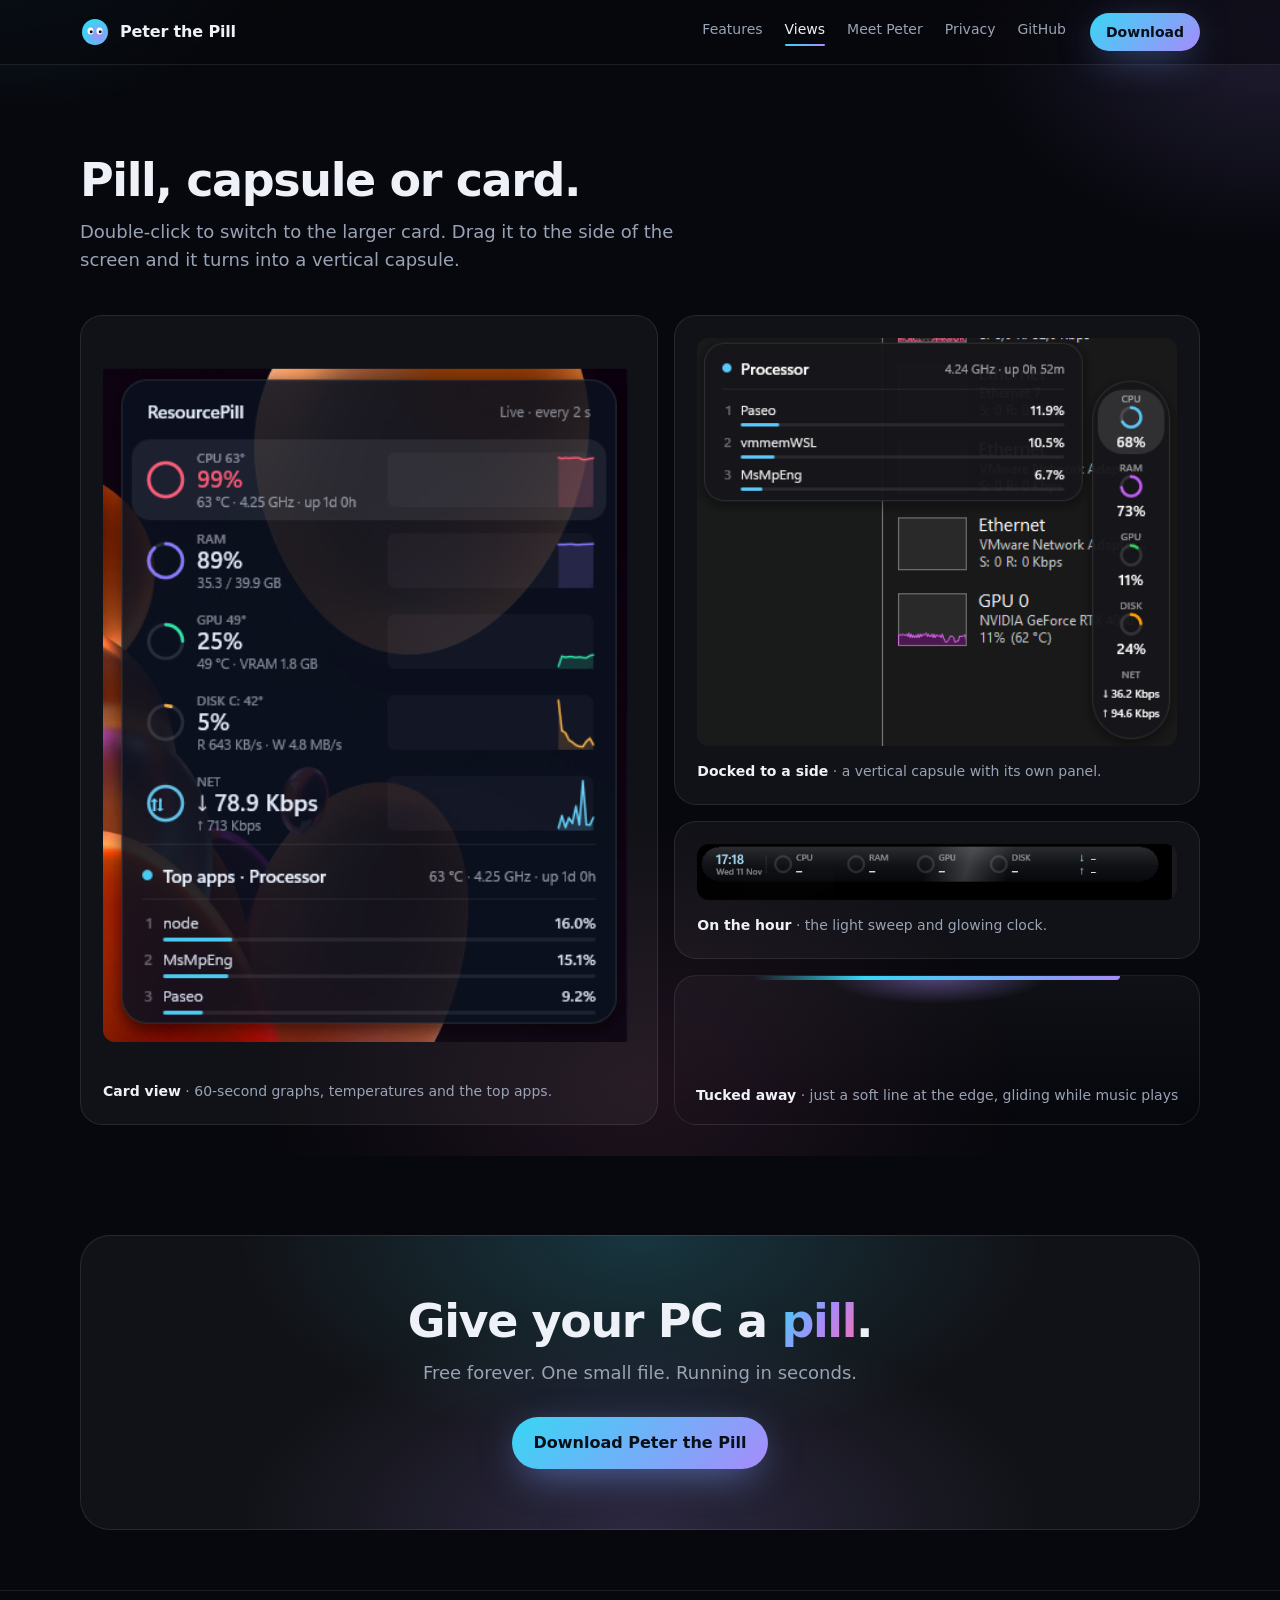
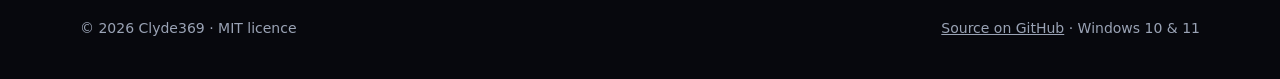
<file: docs/views.html>
<!doctype html>
<html lang="en">
<head>
<meta charset="utf-8">
<meta name="viewport" content="width=device-width, initial-scale=1">
<title>Views · Peter the Pill</title>
<meta name="description" content="The pill, the vertical capsule, the card and the tucked line.">
<link rel="stylesheet" href="style.css">
</head>
<body>

<nav>
  <div class="wrap">
    <a class="brand" href="index.html" aria-label="Peter the Pill home">
      <svg width="30" height="30" viewBox="0 0 30 30" aria-hidden="true"><defs><radialGradient id="g" cx="62%" cy="62%" r="70%"><stop offset="0" stop-color="#a78bfa"/><stop offset=".8" stop-color="#38d6f5"/></radialGradient></defs><circle cx="15" cy="15" r="13" fill="url(#g)"/><ellipse cx="10.5" cy="14" rx="3" ry="3.6" fill="#fff"/><ellipse cx="19.5" cy="14" rx="3" ry="3.6" fill="#fff"/><circle cx="11.2" cy="14.8" r="1.5" fill="#101018"/><circle cx="20.2" cy="14.8" r="1.5" fill="#101018"/></svg>
      Peter the Pill
    </a>
    <div class="links">
      <a href="features.html">Features</a>
      <a href="views.html" class="active">Views</a>
      <a href="peter.html">Meet Peter</a>
      <a href="privacy.html">Privacy</a>
      <a href="https://github.com/Clyde369/ResourcePill">GitHub</a>
    </div>
    <a class="btn primary small" href="https://github.com/Clyde369/ResourcePill/releases/latest">Download</a>
  </div>
</nav>

<section id="views">
  <div class="wrap">
    <h2 class="reveal">Pill, capsule or card.</h2>
    <p class="sub reveal">Double-click to switch to the larger card. Drag it to the side of the screen and it turns into a vertical capsule.</p>
    <div class="gallery">
      <figure class="reveal">
        <img src="card.png" width="408" height="522" alt="Card view with 60-second graphs, temperatures and the top apps" loading="lazy">
        <figcaption><b>Card view</b> · 60-second graphs, temperatures and the top apps.</figcaption>
      </figure>
      <div class="stack">
        <figure class="reveal">
          <img src="side-dock.png" width="418" height="355" alt="Vertical capsule docked to the side with its details panel" loading="lazy">
          <figcaption><b>Docked to a side</b> · a vertical capsule with its own panel.</figcaption>
        </figure>
        <figure class="reveal">
          <img src="hourly-sheen.png" width="552" height="64" alt="The hourly light sweep across the pill" loading="lazy">
          <figcaption><b>On the hour</b> · the light sweep and glowing clock.</figcaption>
        </figure>
        <div class="edge-demo reveal" role="img" aria-label="Animation of the glowing line left at the screen edge when the pill is tucked away">
          <div class="glow"></div><div class="line"></div>
          <p><b style="color:var(--fg)">Tucked away</b> · just a soft line at the edge, gliding while music plays</p>
        </div>
      </div>
    </div>
  </div>
</section>

<div class="wrap">
  <div class="final reveal">
    <h2>Give your PC a <span class="grad">pill</span>.</h2>
    <p class="sub" style="margin:0 auto 30px">Free forever. One small file. Running in seconds.</p>
    <a class="btn primary" href="https://github.com/Clyde369/ResourcePill/releases/latest">Download Peter the Pill</a>
  </div>
</div>

<footer>
  <div class="wrap">
    <span>© 2026 Clyde369 · MIT licence</span>
    <span><a href="https://github.com/Clyde369/ResourcePill">Source on GitHub</a> · Windows 10 &amp; 11</span>
  </div>
</footer>

</body>
</html>
</file>
<file: docs/style.css>
:root {
    --bg: #07080d; --panel: rgba(255,255,255,.045); --line: rgba(255,255,255,.09);
    --fg: #eef1f7; --muted: #9aa3b5; --cyan: #38d6f5; --violet: #a78bfa; --pink: #f472b6; --amber: #fbbf24;
    --radius: 22px;
  }
  * { box-sizing: border-box; }
  html { scroll-behavior: smooth; }
  body {
    margin: 0; background: var(--bg); color: var(--fg);
    font: 16px/1.6 "Segoe UI Variable Text", "Segoe UI", system-ui, -apple-system, sans-serif;
    -webkit-font-smoothing: antialiased; overflow-x: hidden;
  }
  /* soft colour glows behind everything */
  body::before {
    content: ""; position: fixed; inset: -20vmax; z-index: -1; pointer-events: none;
    background:
      radial-gradient(40vmax 30vmax at 15% 10%, rgba(56,214,245,.16), transparent 60%),
      radial-gradient(40vmax 30vmax at 85% 20%, rgba(167,139,250,.16), transparent 60%),
      radial-gradient(50vmax 35vmax at 50% 95%, rgba(244,114,182,.10), transparent 60%);
  }
  a { color: inherit; }
  .wrap { width: min(1120px, 100% - 40px); margin: 0 auto; }

  /* nav */
  nav { position: sticky; top: 0; z-index: 10; backdrop-filter: blur(14px); background: rgba(7,8,13,.6); border-bottom: 1px solid var(--line); }
  nav .wrap { display: flex; align-items: center; gap: 24px; height: 64px; }
  .brand { display: flex; align-items: center; gap: 10px; font-weight: 700; text-decoration: none; letter-spacing: -.01em; }
  .brand { margin-right: auto; }
  nav .links { display: flex; gap: 22px; font-size: 14px; color: var(--muted); }
  nav .links a { text-decoration: none; }
  nav .links a:hover { color: var(--fg); }
  @media (max-width: 720px) { nav .links { display: none; } }

  /* buttons */
  .btn { display: inline-flex; align-items: center; gap: 10px; padding: 13px 22px; border-radius: 999px; font-weight: 600; text-decoration: none; transition: transform .2s, box-shadow .2s, background .2s; }
  .btn:hover { transform: translateY(-2px); }
  .btn.primary { background: linear-gradient(135deg, var(--cyan), var(--violet)); color: #071018; box-shadow: 0 10px 40px -10px rgba(120,160,255,.7); }
  .btn.ghost { border: 1px solid var(--line); background: var(--panel); }
  .btn.small { padding: 8px 16px; font-size: 14px; }

  /* hero */
  header { padding: 90px 0 40px; text-align: center; }
  .eyebrow { display: inline-flex; gap: 8px; align-items: center; padding: 6px 14px; border-radius: 999px; border: 1px solid var(--line); background: var(--panel); color: var(--muted); font-size: 13px; }
  .eyebrow b { color: var(--cyan); font-weight: 600; }
  h1 { font-size: clamp(44px, 8vw, 88px); line-height: 1.02; letter-spacing: -.035em; margin: 22px 0 18px; }
  .grad { background: linear-gradient(120deg, var(--cyan), var(--violet) 55%, var(--pink)); -webkit-background-clip: text; background-clip: text; color: transparent; }
  .lead { max-width: 680px; margin: 0 auto; color: var(--muted); font-size: clamp(17px, 2.2vw, 20px); }
  .cta { display: flex; gap: 14px; justify-content: center; flex-wrap: wrap; margin: 34px 0 14px; }
  .fine { color: var(--muted); font-size: 13px; }

  /* the hero screenshot, floating with a glow */
  .stage { position: relative; margin: 60px auto 0; max-width: 980px; padding: 46px 20px; border-radius: 30px; border: 1px solid var(--line);
    background: linear-gradient(180deg, rgba(255,255,255,.05), rgba(255,255,255,.01)); overflow: hidden; }
  .stage::after { content: ""; position: absolute; left: 10%; right: 10%; top: 0; height: 2px; background: linear-gradient(90deg, transparent, var(--cyan), var(--violet), transparent); filter: blur(.4px); }
  .stage img { display: block; margin: 0 auto; max-width: 100%; height: auto; filter: drop-shadow(0 18px 40px rgba(0,0,0,.6)); animation: float 6s ease-in-out infinite; }
  @keyframes float { 50% { transform: translateY(-6px); } }

  /* numbers */
  .stats { display: grid; grid-template-columns: repeat(4, 1fr); gap: 14px; margin: 46px auto 0; max-width: 980px; }
  .stat { padding: 18px; border-radius: 18px; background: var(--panel); border: 1px solid var(--line); text-align: center; }
  .stat b { display: block; font-size: 26px; letter-spacing: -.02em; }
  .stat span { color: var(--muted); font-size: 13px; }
  @media (max-width: 720px) { .stats { grid-template-columns: repeat(2, 1fr); } }

  section { padding: 90px 0 10px; }
  h2 { font-size: clamp(30px, 4.5vw, 46px); letter-spacing: -.03em; line-height: 1.1; margin: 0 0 12px; }
  .sub { color: var(--muted); max-width: 640px; margin: 0 0 40px; font-size: 18px; }

  /* features */
  .grid { display: grid; grid-template-columns: repeat(3, 1fr); gap: 16px; }
  @media (max-width: 920px) { .grid { grid-template-columns: repeat(2, 1fr); } }
  @media (max-width: 600px) { .grid { grid-template-columns: 1fr; } }
  .card { position: relative; padding: 26px; border-radius: var(--radius); background: var(--panel); border: 1px solid var(--line); overflow: hidden; transition: transform .25s, border-color .25s; }
  .card:hover { transform: translateY(-4px); border-color: rgba(255,255,255,.18); }
  .card::before { content: ""; position: absolute; inset: -1px -1px auto; height: 120px; background: radial-gradient(60% 100% at 20% 0%, var(--c, var(--cyan)), transparent 70%); opacity: .14; pointer-events: none; }
  .icon { width: 44px; height: 44px; border-radius: 13px; display: grid; place-items: center; font-size: 22px; margin-bottom: 16px; background: color-mix(in srgb, var(--c, var(--cyan)) 18%, transparent); color: var(--c, var(--cyan)); }
  .card h3 { margin: 0 0 8px; font-size: 19px; letter-spacing: -.01em; }
  .card p { margin: 0; color: var(--muted); font-size: 15px; }
  .card ul { margin: 12px 0 0; padding-left: 18px; color: var(--muted); font-size: 14px; }
  .tag { display: inline-block; margin-top: 14px; font-size: 12px; padding: 3px 10px; border-radius: 999px; border: 1px solid var(--line); color: var(--muted); }

  /* gallery */
  .gallery { display: grid; grid-template-columns: 1.1fr 1fr; gap: 16px; align-items: stretch; }
  @media (max-width: 820px) { .gallery { grid-template-columns: 1fr; } }
  figure { margin: 0; padding: 22px; border-radius: var(--radius); background: var(--panel); border: 1px solid var(--line); display: flex; flex-direction: column; gap: 14px; }
  figure img { width: 100%; height: auto; border-radius: 12px; display: block; margin: auto; }
  figure.narrow img { max-width: 420px; }
  figcaption { color: var(--muted); font-size: 14px; }
  figcaption b { color: var(--fg); }
  .stack { display: grid; gap: 16px; }

  /* meet Peter */
  .peter { display: grid; grid-template-columns: 260px 1fr; gap: 40px; align-items: center; padding: 40px; border-radius: 30px; background: var(--panel); border: 1px solid var(--line); }
  @media (max-width: 760px) { .peter { grid-template-columns: 1fr; text-align: center; } }
  .mascot { position: relative; width: 200px; height: 190px; margin: 0 auto; animation: bob 3.2s ease-in-out infinite; }
  @keyframes bob { 50% { transform: translateY(-8px); } }
  .mascot .halo { position: absolute; inset: -12px; border-radius: 50%; border: 3px solid var(--violet); opacity: .85; box-shadow: 0 0 40px rgba(167,139,250,.5); }
  .mascot .body { position: absolute; inset: 0; border-radius: 50%; background: radial-gradient(70% 70% at 62% 62%, var(--violet), var(--cyan) 75%); box-shadow: inset 0 -12px 30px rgba(0,0,0,.25), 0 30px 60px -20px rgba(56,214,245,.55); }
  .mascot .shine { position: absolute; left: 22%; top: 16%; width: 30%; height: 15%; border-radius: 50%; background: rgba(255,255,255,.35); transform: rotate(-12deg); }
  .mascot .eye { position: absolute; top: 40%; width: 38px; height: 46px; border-radius: 50%; background: #fff; animation: blink 5s infinite; }
  .mascot .eye.l { left: 26%; } .mascot .eye.r { right: 26%; }
  .mascot .eye::after { content: ""; position: absolute; width: 18px; height: 20px; border-radius: 50%; background: #101018; left: 11px; top: 14px; animation: look 7s ease-in-out infinite; }
  @keyframes blink { 0%, 46%, 50%, 100% { transform: scaleY(1); } 48% { transform: scaleY(.12); } }
  @keyframes look { 0%, 100% { transform: translate(0,0); } 30% { transform: translate(7px,-3px); } 60% { transform: translate(-7px,2px); } }
  .mascot .mouth { position: absolute; left: 50%; top: 70%; width: 40px; height: 18px; transform: translateX(-50%); border-bottom: 5px solid rgba(16,16,24,.8); border-radius: 0 0 40px 40px; }
  .mascot .spark { position: absolute; right: 4px; top: -4px; width: 34px; height: 34px; background: #fff; clip-path: polygon(50% 0, 61% 39%, 100% 50%, 61% 61%, 50% 100%, 39% 61%, 0 50%, 39% 39%); animation: twinkle 2.6s ease-in-out infinite; filter: drop-shadow(0 0 10px #fff); }
  @keyframes twinkle { 50% { transform: scale(.7) rotate(20deg); opacity: .75; } }
  .peter h2 { margin-bottom: 14px; }
  .peter p { color: var(--muted); margin: 0 0 12px; font-size: 17px; }

  /* the tucked line demo */
  .edge-demo { position: relative; height: 150px; border-radius: var(--radius); border: 1px solid var(--line); background: linear-gradient(180deg, rgba(255,255,255,.04), transparent); overflow: hidden; }
  .edge-demo .line { position: absolute; top: 0; left: 15%; right: 15%; height: 4px; border-radius: 0 0 4px 4px;
    background: linear-gradient(90deg, transparent, var(--cyan) 15%, var(--violet) 50%, var(--cyan) 85%, transparent); background-size: 200% 100%; animation: glide 4s ease-in-out infinite alternate; }
  .edge-demo .glow { position: absolute; top: 0; left: 20%; right: 20%; height: 40px; background: radial-gradient(50% 100% at 50% 0%, rgba(167,139,250,.45), transparent 70%); animation: glow 4s ease-in-out infinite alternate; }
  @keyframes glide { to { background-position: 100% 0; } }
  @keyframes glow { from { transform: translateX(-18%); } to { transform: translateX(18%); } }
  .edge-demo p { position: absolute; bottom: 18px; left: 0; right: 0; text-align: center; color: var(--muted); font-size: 14px; margin: 0; }

  /* shortcuts */
  .keys { display: grid; grid-template-columns: repeat(2, 1fr); gap: 12px; }
  @media (max-width: 700px) { .keys { grid-template-columns: 1fr; } }
  .key { display: flex; align-items: center; gap: 16px; padding: 16px 20px; border-radius: 16px; background: var(--panel); border: 1px solid var(--line); }
  kbd { font: 600 13px/1 ui-monospace, "Cascadia Mono", Consolas, monospace; padding: 7px 10px; border-radius: 8px; background: rgba(255,255,255,.08); border: 1px solid var(--line); border-bottom-width: 3px; white-space: nowrap; }
  .key span { color: var(--muted); font-size: 15px; }

  /* privacy */
  .privacy { display: grid; grid-template-columns: repeat(3, 1fr); gap: 16px; }
  @media (max-width: 820px) { .privacy { grid-template-columns: 1fr; } }

  /* final call */
  .final { margin: 100px 0 60px; padding: 60px 30px; text-align: center; border-radius: 30px; border: 1px solid var(--line);
    background: radial-gradient(60% 120% at 50% 0%, rgba(56,214,245,.18), transparent 60%), radial-gradient(60% 120% at 50% 100%, rgba(167,139,250,.18), transparent 60%), var(--panel); }
  footer { border-top: 1px solid var(--line); padding: 26px 0 40px; color: var(--muted); font-size: 14px; }
  footer .wrap { display: flex; gap: 20px; flex-wrap: wrap; justify-content: space-between; }

  /* gentle reveal on scroll (no JavaScript needed where supported) */
  @supports (animation-timeline: view()) {
    .reveal { animation: rise linear both; animation-timeline: view(); animation-range: entry 0% cover 25%; }
    @keyframes rise { from { opacity: 0; transform: translateY(26px); } }
  }
  @media (prefers-reduced-motion: reduce) { *, *::before, *::after { animation: none !important; transition: none !important; } }

  /* multi-page additions */
  nav .links a.active { color: var(--fg); }
  nav .links a.active::after { content: ""; display: block; height: 2px; margin-top: 3px; border-radius: 2px; background: linear-gradient(90deg, var(--cyan), var(--violet)); }
  .page-head { padding: 80px 0 10px; text-align: left; }
  .page-head h1 { font-size: clamp(40px, 7vw, 72px); margin: 14px 0 12px; }
  .page-head .lead { margin: 0; }
  .group { padding: 60px 0 0; }
  .group-title { display: flex; align-items: center; gap: 14px; margin: 0 0 22px; }
  .group-title .icon { margin: 0; }
  .group-title h2 { margin: 0; font-size: clamp(26px, 3.6vw, 36px); }
  .list { display: grid; grid-template-columns: repeat(2, 1fr); gap: 12px; }
  @media (max-width: 760px) { .list { grid-template-columns: 1fr; } }
  .item { padding: 18px 20px; border-radius: 16px; background: var(--panel); border: 1px solid var(--line); }
  .item b { display: block; margin-bottom: 4px; }
  .item span { color: var(--muted); font-size: 15px; }
  .toc { display: flex; flex-wrap: wrap; gap: 10px; margin-top: 30px; }
  .toc a { text-decoration: none; padding: 8px 16px; border-radius: 999px; border: 1px solid var(--line); background: var(--panel); font-size: 14px; color: var(--muted); }
  .toc a:hover { color: var(--fg); }
  a.card { text-decoration: none; display: block; }
  .more { display: inline-block; margin-top: 14px; font-size: 14px; color: var(--cyan); }
</file>
